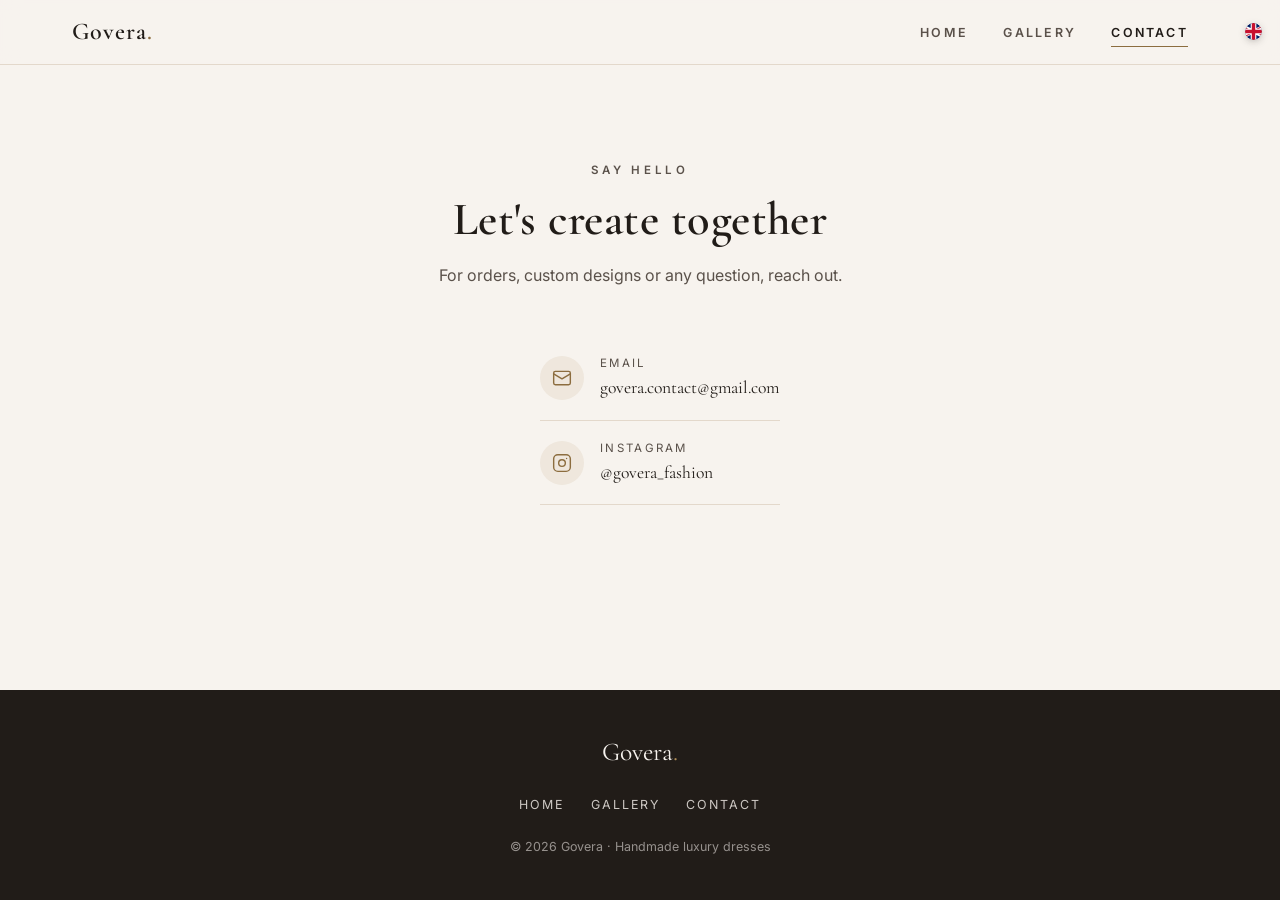
<file: contact.html>
<!DOCTYPE html>
<html lang="en">
<head>
  <meta charset="UTF-8">
  <meta name="viewport" content="width=device-width, initial-scale=1">
  <title>Contact — Govera Handmade Luxury Dresses</title>
  <meta name="description" content="Get in touch to order a handmade dress or request a custom design. Email and Instagram.">
  <link rel="preconnect" href="https://fonts.googleapis.com">
  <link rel="preconnect" href="https://fonts.gstatic.com" crossorigin>
  <link href="https://fonts.googleapis.com/css2?family=Cormorant+Garamond:ital,wght@0,500;0,600;1,500&family=Inter:wght@400;500;600&display=swap" rel="stylesheet">
  <link rel="stylesheet" href="assets/css/styles.css">
</head>
<body class="sticky-footer" data-i18n-title="title_contact">

  <header class="nav">
    <div class="container nav__inner">
      <a class="nav__brand" href="index.html">Govera<span>.</span></a>
      <div class="nav__right">
        <nav>
          <ul class="nav__links" id="primary-nav">
            <li><a href="index.html" data-i18n="nav_home">Home</a></li>
            <li><a href="gallery.html" data-i18n="nav_gallery">Gallery</a></li>
            <li><a href="contact.html" aria-current="page" data-i18n="nav_contact">Contact</a></li>
          </ul>
        </nav>
        <button class="lang-toggle" data-lang-toggle aria-label="Change language"></button>
        <button class="nav__toggle" data-i18n-aria-label="menu" aria-label="Menu" aria-expanded="false" aria-controls="primary-nav">
          <span></span><span></span><span></span>
        </button>
      </div>
    </div>
  </header>

  <section class="section">
    <div class="container">
      <div class="section__head reveal">
        <p class="eyebrow" data-i18n="contact_eyebrow">Say Hello</p>
        <h2 data-i18n="contact_title">Let's create together</h2>
        <p data-i18n="contact_desc">For orders, custom designs or any question, reach out.</p>
      </div>

      <div class="contact reveal">
        <!-- Contact information -->
        <div>
          <ul class="contact__list">
            <li>
              <span class="contact__icon" aria-hidden="true">
                <svg width="20" height="20" viewBox="0 0 24 24" fill="none" stroke="currentColor" stroke-width="1.7" stroke-linecap="round" stroke-linejoin="round"><rect x="2" y="4" width="20" height="16" rx="2"/><path d="m22 7-10 6L2 7"/></svg>
              </span>
              <div>
                <div class="contact__label" data-i18n="contact_email">Email</div>
                <a class="contact__value" href="mailto:govera.contact@gmail.com">govera.contact@gmail.com</a>
              </div>
            </li>
            <li>
              <span class="contact__icon" aria-hidden="true">
                <svg width="20" height="20" viewBox="0 0 24 24" fill="none" stroke="currentColor" stroke-width="1.7" stroke-linecap="round" stroke-linejoin="round"><rect x="2" y="2" width="20" height="20" rx="5"/><circle cx="12" cy="12" r="4"/><line x1="17.5" y1="6.5" x2="17.51" y2="6.5"/></svg>
              </span>
              <div>
                <div class="contact__label" data-i18n="contact_ig">Instagram</div>
                <a class="contact__value" href="https://instagram.com/govera_fashion" target="_blank" rel="noopener noreferrer">@govera_fashion</a>
              </div>
            </li>
          </ul>
        </div>
      </div>
    </div>
  </section>

  <footer class="footer">
    <div class="container">
      <div class="footer__brand">Govera<span>.</span></div>
      <ul class="footer__links">
        <li><a href="index.html" data-i18n="footer_home">Home</a></li>
        <li><a href="gallery.html" data-i18n="nav_gallery">Gallery</a></li>
        <li><a href="contact.html" data-i18n="nav_contact">Contact</a></li>
      </ul>
      <small>&copy; <span id="year">2026</span> Govera · <span data-i18n="footer_tagline">Handmade luxury dresses</span></small>
    </div>
  </footer>

  <script src="assets/js/i18n.js"></script>
  <script src="assets/js/products.js"></script>
  <script src="assets/js/main.js"></script>
</body>
</html>
</file>
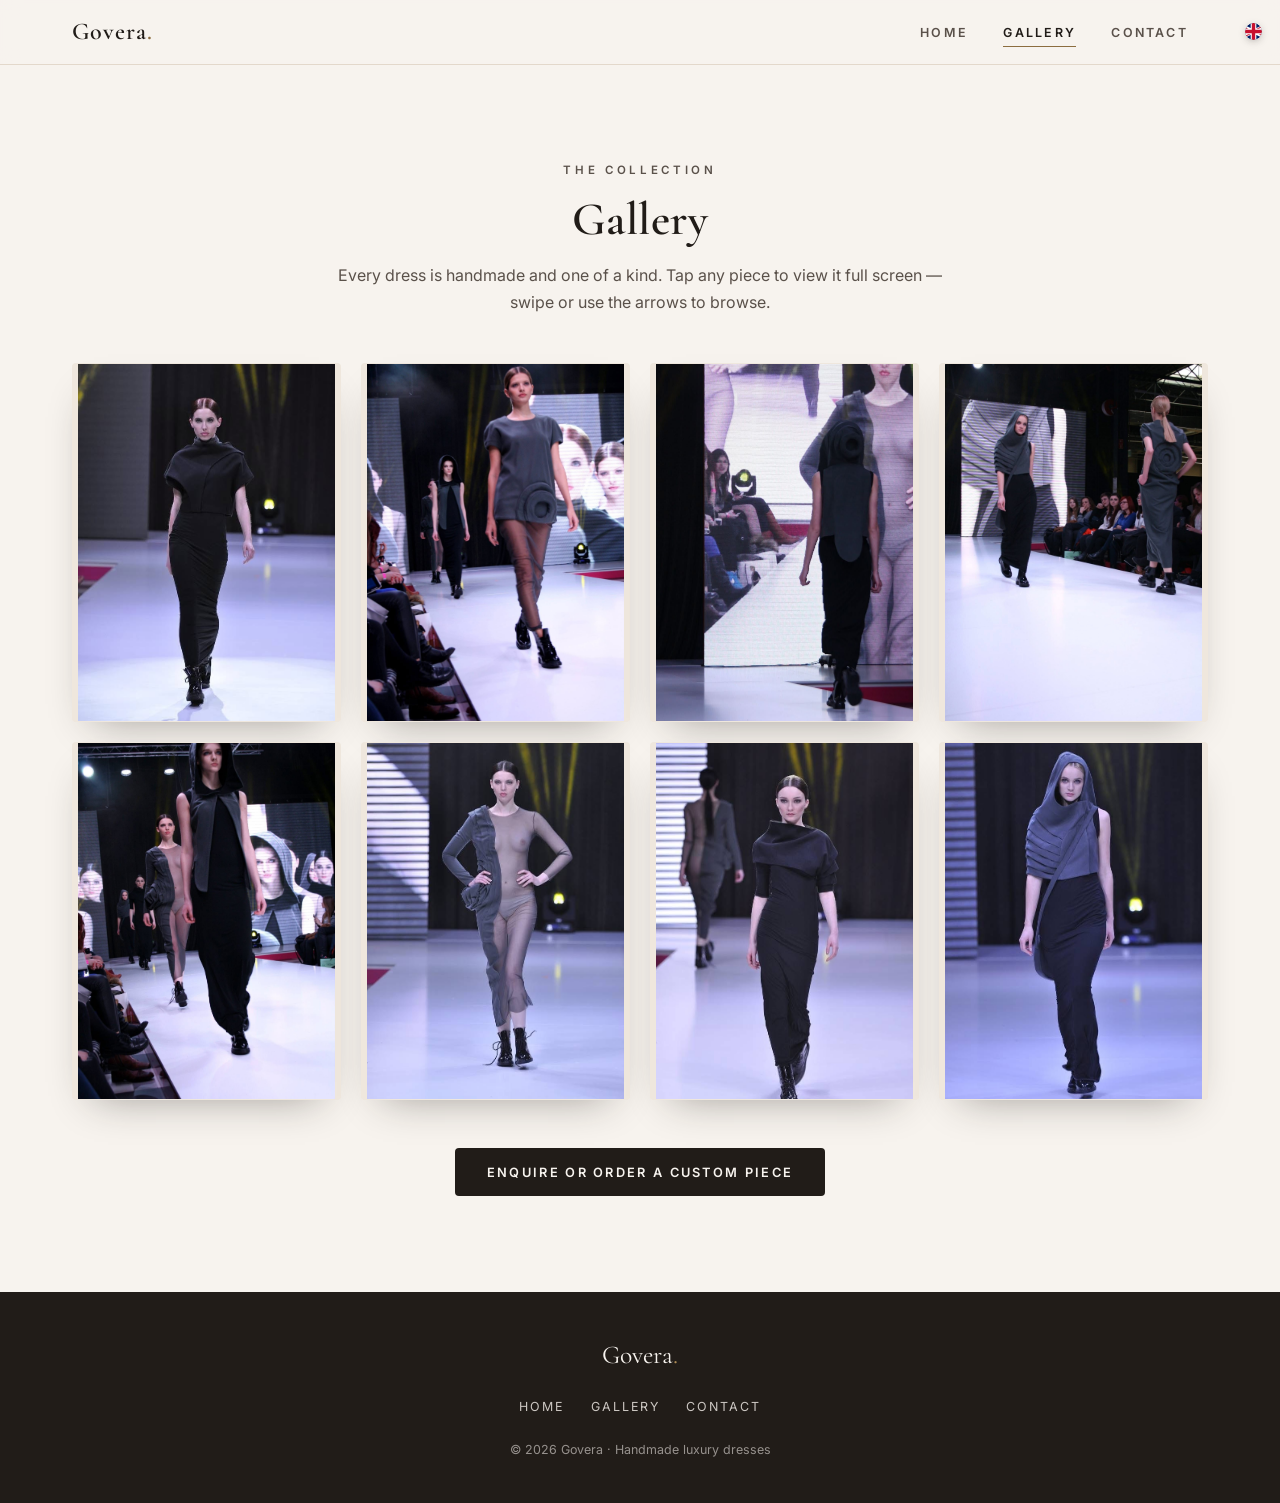
<file: gallery.html>
<!DOCTYPE html>
<html lang="en">
<head>
  <meta charset="UTF-8">
  <meta name="viewport" content="width=device-width, initial-scale=1">
  <title>Gallery — Govera Handmade Luxury Dresses</title>
  <meta name="description" content="Browse the full collection of handmade luxury dresses. Tap any piece to view it in detail.">
  <link rel="preconnect" href="https://fonts.googleapis.com">
  <link rel="preconnect" href="https://fonts.gstatic.com" crossorigin>
  <link href="https://fonts.googleapis.com/css2?family=Cormorant+Garamond:ital,wght@0,500;0,600;1,500&family=Inter:wght@400;500;600&display=swap" rel="stylesheet">
  <link rel="stylesheet" href="assets/css/styles.css">
</head>
<body data-i18n-title="title_gallery">

  <header class="nav">
    <div class="container nav__inner">
      <a class="nav__brand" href="index.html">Govera<span>.</span></a>
      <div class="nav__right">
        <nav>
          <ul class="nav__links" id="primary-nav">
            <li><a href="index.html" data-i18n="nav_home">Home</a></li>
            <li><a href="gallery.html" aria-current="page" data-i18n="nav_gallery">Gallery</a></li>
            <li><a href="contact.html" data-i18n="nav_contact">Contact</a></li>
          </ul>
        </nav>
        <button class="lang-toggle" data-lang-toggle aria-label="Change language"></button>
        <button class="nav__toggle" data-i18n-aria-label="menu" aria-label="Menu" aria-expanded="false" aria-controls="primary-nav">
          <span></span><span></span><span></span>
        </button>
      </div>
    </div>
  </header>

  <section class="section">
    <div class="container">
      <div class="section__head reveal">
        <p class="eyebrow" data-i18n="gallery_eyebrow">The Collection</p>
        <h2 data-i18n="gallery_title">Gallery</h2>
        <p data-i18n="gallery_desc">Every dress is handmade and one of a kind. Tap any piece to view it full screen — swipe or use the arrows to browse.</p>
      </div>
      <div class="grid reveal" data-gallery></div>
      <div style="text-align:center;margin-top:3rem">
        <a class="btn btn-primary" href="contact.html" data-i18n="gallery_cta">Enquire or order a custom piece</a>
      </div>
    </div>
  </section>

  <footer class="footer">
    <div class="container">
      <div class="footer__brand">Govera<span>.</span></div>
      <ul class="footer__links">
        <li><a href="index.html" data-i18n="footer_home">Home</a></li>
        <li><a href="gallery.html" data-i18n="nav_gallery">Gallery</a></li>
        <li><a href="contact.html" data-i18n="nav_contact">Contact</a></li>
      </ul>
      <small>&copy; <span id="year">2026</span> Govera · <span data-i18n="footer_tagline">Handmade luxury dresses</span></small>
    </div>
  </footer>

  <script src="assets/js/i18n.js"></script>
  <script src="assets/js/products.js"></script>
  <script src="assets/js/main.js"></script>
</body>
</html>
</file>
<file: assets/css/styles.css>
/* =========================================================
   Handmade Luxury Dresses — design system
   Vanilla CSS, mobile-first, no build step.
   ========================================================= */

:root {
  /* Palette — soft, feminine, premium */
  --cream:        #f7f3ee;
  --cream-deep:   #efe7dd;
  --ink:          #211c18;
  --ink-soft:     #5a514a;
  --gold:         #b08d57;
  --gold-deep:    #8c6d3f;
  --white:        #ffffff;
  --line:         #e3d8cb;
  --shadow:       0 18px 40px -22px rgba(33, 28, 24, 0.45);

  /* Type */
  --serif: "Cormorant Garamond", "Playfair Display", Georgia, serif;
  --sans:  "Inter", "Montserrat", system-ui, -apple-system, sans-serif;

  /* Layout */
  --maxw: 1180px;
  --nav-h: 64px;
  --radius: 4px;
}

/* ---------- Reset ---------- */
*, *::before, *::after { box-sizing: border-box; }
* { margin: 0; }
html { scroll-behavior: smooth; -webkit-text-size-adjust: 100%; }
body {
  font-family: var(--sans);
  color: var(--ink);
  background: var(--cream);
  line-height: 1.65;
  font-size: 16px;
  overflow-x: hidden; /* no horizontal scroll */
}
/* Short pages: keep the footer pinned to the bottom of the viewport */
body.sticky-footer { min-height: 100vh; min-height: 100dvh; display: flex; flex-direction: column; }
body.sticky-footer > .footer { margin-top: auto; }
img { max-width: 100%; display: block; }
a { color: inherit; text-decoration: none; }
button { font-family: inherit; cursor: pointer; border: none; background: none; }

h1, h2, h3 {
  font-family: var(--serif);
  font-weight: 600;
  line-height: 1.12;
  letter-spacing: 0.01em;
}

.nowrap { white-space: nowrap; }

.container {
  width: 100%;
  max-width: var(--maxw);
  margin-inline: auto;
  padding-inline: 22px;
}

.eyebrow {
  font-family: var(--sans);
  text-transform: uppercase;
  letter-spacing: 0.32em;
  font-size: 0.72rem;
  color: var(--gold-deep);
  font-weight: 600;
  margin-bottom: 0.9rem;
}

/* ---------- Buttons ---------- */
.btn {
  display: inline-flex;
  align-items: center;
  justify-content: center;
  gap: 0.5rem;
  min-height: 48px;            /* touch-friendly */
  padding: 0 2rem;
  font-size: 0.8rem;
  letter-spacing: 0.18em;
  text-transform: uppercase;
  font-weight: 600;
  border-radius: var(--radius);
  transition: transform .25s ease, background .25s ease, color .25s ease, border-color .25s ease;
}
.btn-primary { background: var(--ink); color: var(--cream); }
.btn-primary:hover { background: var(--gold-deep); transform: translateY(-2px); }
.btn-outline {
  background: transparent;
  color: var(--ink);
  border: 1px solid var(--ink);
}
.btn-outline:hover { background: var(--ink); color: var(--cream); }
.btn-light { background: var(--cream); color: var(--ink); }
.btn-light:hover { background: var(--gold); color: var(--white); transform: translateY(-2px); }

/* =========================================================
   Navigation
   ========================================================= */
.nav {
  position: sticky;
  top: 0;
  z-index: 100;
  background: rgba(247, 243, 238, 0.86);
  backdrop-filter: blur(10px);
  -webkit-backdrop-filter: blur(10px);
  border-bottom: 1px solid var(--line);
}
.nav__inner {
  height: var(--nav-h);
  display: flex;
  align-items: center;
  justify-content: space-between;
}
.nav__brand {
  font-family: var(--serif);
  font-size: 1.5rem;
  font-weight: 600;
  letter-spacing: 0.04em;
}
.nav__brand span { color: var(--gold-deep); }

.nav__links {
  display: flex;
  align-items: center;
  gap: 2.2rem;
  list-style: none;
  padding: 0;
}
.nav__links a {
  font-size: 0.78rem;
  text-transform: uppercase;
  letter-spacing: 0.18em;
  font-weight: 600;
  color: var(--ink-soft);
  position: relative;
  padding: 0.4rem 0;
  transition: color .2s ease;
}
.nav__links a::after {
  content: "";
  position: absolute;
  left: 0; bottom: 0;
  width: 0; height: 1px;
  background: var(--gold-deep);
  transition: width .25s ease;
}
.nav__links a:hover,
.nav__links a[aria-current="page"] { color: var(--ink); }
.nav__links a:hover::after,
.nav__links a[aria-current="page"]::after { width: 100%; }

/* right-side controls (hamburger). The language flag is fixed to the
   page corner, so reserve a little room here to avoid overlap. */
.nav__right { display: flex; align-items: center; gap: 0.6rem; padding-right: 20px; }

.lang-toggle {
  position: fixed;
  top: 23px;               /* vertically centered within the 64px navbar */
  right: 18px;
  z-index: 150;            /* above sticky nav, below lightbox */
  width: 17px; height: 17px;
  flex: 0 0 17px;
  border-radius: 50%;
  overflow: hidden;
  padding: 0;
  display: grid;
  place-items: center;
  box-shadow: 0 2px 8px -2px rgba(33,28,24,.4);
  transition: transform .2s ease, box-shadow .2s ease;
}
.lang-toggle:hover { transform: translateY(-1px) scale(1.06); box-shadow: 0 5px 12px -3px rgba(33,28,24,.5); }
.lang-toggle svg { width: 100%; height: 100%; display: block; }

.nav__toggle {
  display: none;
  width: 44px; height: 44px;
  flex-direction: column;
  justify-content: center;
  gap: 5px;
  padding: 0 10px;
}
.nav__toggle span {
  height: 2px;
  background: var(--ink);
  border-radius: 2px;
  transition: transform .3s ease, opacity .3s ease;
}
.nav.open .nav__toggle span:nth-child(1) { transform: translateY(7px) rotate(45deg); }
.nav.open .nav__toggle span:nth-child(2) { opacity: 0; }
.nav.open .nav__toggle span:nth-child(3) { transform: translateY(-7px) rotate(-45deg); }

@media (max-width: 760px) {
  .nav__toggle { display: flex; }
  .nav__links {
    position: absolute;
    top: var(--nav-h);
    left: 0; right: 0;
    flex-direction: column;
    gap: 0;
    background: var(--cream);
    border-bottom: 2px solid var(--gold);
    max-height: 0;
    overflow: hidden;
    transition: max-height .35s ease;
  }
  .nav.open .nav__links { max-height: 320px; }
  .nav__links li { width: 100%; text-align: center; }
  .nav__links a {
    display: block;
    padding: 1.05rem 0;
    border-top: 1px solid var(--line);
  }
}

/* =========================================================
   Hero
   ========================================================= */
.hero {
  position: relative;
  min-height: calc(100svh - var(--nav-h));
  display: flex;
  align-items: center;
  color: var(--cream);
  background:
    linear-gradient(180deg, rgba(20,16,13,.42), rgba(20,16,13,.62)),
    url("../images/hero.jpg") center/cover no-repeat,
    linear-gradient(135deg, #3a2f27, #5a4636); /* fallback gradient */
  text-align: center;
}
.hero__inner { max-width: 720px; margin-inline: auto; padding-block: 4rem; }
.hero h1 {
  font-size: clamp(2.6rem, 8vw, 4.6rem);
  font-weight: 500;
  margin-bottom: 1.2rem;
}
.hero p {
  font-size: clamp(1rem, 2.4vw, 1.18rem);
  color: rgba(247, 243, 238, 0.92);
  max-width: 540px;
  margin: 0 auto 2.2rem;
}

/* =========================================================
   Sections
   ========================================================= */
.section { padding-block: clamp(3.5rem, 8vw, 6rem); }
.section--alt { background: var(--cream-deep); }
.section__head { text-align: center; max-width: 620px; margin: 0 auto 3rem; }
.section__head h2 { font-size: clamp(2rem, 5vw, 2.9rem); margin-bottom: 1rem; }
.section__head p { color: var(--ink-soft); }

/* About */
.about {
  display: grid;
  grid-template-columns: 1fr;
  gap: 2.5rem;
  align-items: center;
}
.about__media {
  aspect-ratio: 4 / 5;
  border-radius: var(--radius);
  overflow: hidden;
  box-shadow: var(--shadow);
}
.about__media img { width: 100%; height: 100%; object-fit: cover; }
.about h2 { font-size: clamp(2rem, 5vw, 2.8rem); margin-bottom: 1.2rem; }
.about p { color: var(--ink-soft); margin-bottom: 1rem; }
.about__sign {
  font-family: var(--serif);
  font-style: italic;
  font-size: 1.5rem;
  color: var(--gold-deep);
  margin-top: 0.5rem;
}
@media (min-width: 860px) {
  .about { grid-template-columns: 0.85fr 1fr; gap: 4rem; }
}

/* =========================================================
   Carousel (featured)
   ========================================================= */
.carousel { position: relative; }
.carousel__viewport { overflow: hidden; }
.carousel__track {
  display: flex;
  transition: transform .7s cubic-bezier(.45,.05,.2,1);
  will-change: transform;
}
.carousel__slide {
  flex: 0 0 100%;            /* 1 on mobile */
  padding-inline: 8px;
}
@media (min-width: 640px) { .carousel__slide { flex-basis: 50%; } }   /* 2 */
@media (min-width: 980px) { .carousel__slide { flex-basis: 33.3333%; } } /* 3 */

.card {
  background: var(--white);
  border-radius: var(--radius);
  overflow: hidden;
  box-shadow: var(--shadow);
  cursor: pointer;
  transition: transform .3s ease;
}
.card:hover { transform: translateY(-6px); }
.card__media { aspect-ratio: 3 / 4; overflow: hidden; }
.card__media img {
  width: 100%; height: 100%;
  object-fit: cover;
  transition: transform .6s ease;
}
.card:hover .card__media img { transform: scale(1.05); }
.card__body { padding: 1.1rem 1.2rem 1.3rem; text-align: center; }
.card__name { font-family: var(--serif); font-size: 1.35rem; }
.card__tag {
  font-size: 0.7rem; letter-spacing: 0.22em; text-transform: uppercase;
  color: var(--gold-deep); margin-top: 0.3rem;
}

.carousel__btn {
  position: absolute;
  top: 50%;
  transform: translateY(-50%);
  width: 46px; height: 46px;
  display: grid; place-items: center;
  background: var(--white);
  border-radius: 50%;
  box-shadow: var(--shadow);
  color: var(--ink);
  font-size: 1.2rem;
  z-index: 5;
  transition: background .2s ease, color .2s ease;
}
.carousel__btn:hover { background: var(--ink); color: var(--cream); }
.carousel__btn--prev { left: -6px; }
.carousel__btn--next { right: -6px; }
@media (min-width: 980px) {
  .carousel__btn--prev { left: -22px; }
  .carousel__btn--next { right: -22px; }
}

.carousel__dots {
  display: flex; justify-content: center; gap: 0.5rem;
  margin-top: 1.8rem;
}
.carousel__dots button {
  width: 9px; height: 9px; border-radius: 50%;
  background: var(--line);
  transition: background .2s ease, transform .2s ease;
}
.carousel__dots button.active { background: var(--gold-deep); transform: scale(1.25); }

/* =========================================================
   Gallery grid
   ========================================================= */
.grid {
  display: grid;
  grid-template-columns: repeat(2, 1fr);
  gap: 14px;
}
@media (min-width: 720px) { .grid { grid-template-columns: repeat(3, 1fr); gap: 20px; } }
@media (min-width: 1040px){ .grid { grid-template-columns: repeat(4, 1fr); } }

.grid__item {
  position: relative;
  aspect-ratio: 3 / 4;
  border-radius: var(--radius);
  overflow: hidden;
  cursor: pointer;
  background: var(--cream-deep);
  box-shadow: var(--shadow);
}
.grid__item img {
  width: 100%; height: 100%;
  object-fit: cover;
  transition: transform .6s ease;
}
.grid__item:hover img { transform: scale(1.06); }
.grid__overlay {
  position: absolute; inset: 0;
  display: flex; align-items: flex-end;
  padding: 1rem;
  background: linear-gradient(180deg, transparent 45%, rgba(20,16,13,.66));
  color: var(--cream);
  opacity: 0;
  transition: opacity .3s ease;
}
.grid__item:hover .grid__overlay,
.grid__item:focus-visible .grid__overlay { opacity: 1; }
.grid__overlay span { font-family: var(--serif); font-size: 1.2rem; }

/* =========================================================
   Lightbox
   ========================================================= */
.lightbox {
  position: fixed; inset: 0;
  z-index: 200;
  display: none;
  align-items: center;
  justify-content: center;
  background: rgba(15, 12, 10, 0.92);
  padding: env(safe-area-inset-top) 16px;
  opacity: 0;
  transition: opacity .3s ease;
}
.lightbox.open { display: flex; }
.lightbox.visible { opacity: 1; }
.lightbox__stage {
  max-width: min(92vw, 760px);
  max-height: 88vh;
  display: flex;
  flex-direction: column;
  align-items: center;
}
.lightbox__img {
  max-width: 100%;
  max-height: 78vh;
  object-fit: contain;
  border-radius: var(--radius);
  box-shadow: 0 30px 60px -20px rgba(0,0,0,.7);
  animation: fadeIn .4s ease;
}
@keyframes fadeIn { from { opacity: 0; transform: scale(.98); } to { opacity: 1; transform: scale(1); } }
.lightbox__caption {
  color: var(--cream);
  font-family: var(--serif);
  font-size: 1.4rem;
  margin-top: 1rem;
  text-align: center;
}
.lightbox__close,
.lightbox__nav {
  position: absolute;
  color: var(--cream);
  width: 52px; height: 52px;
  display: grid; place-items: center;
  font-size: 1.6rem;
  border-radius: 50%;
  background: rgba(255,255,255,.08);
  transition: background .2s ease;
}
.lightbox__close:hover,
.lightbox__nav:hover { background: rgba(255,255,255,.2); }
.lightbox__close { top: 18px; right: 18px; font-size: 1.4rem; }
.lightbox__nav--prev { left: 14px; top: 50%; transform: translateY(-50%); }
.lightbox__nav--next { right: 14px; top: 50%; transform: translateY(-50%); }
@media (max-width: 560px) {
  .lightbox__nav--prev { left: 8px; }
  .lightbox__nav--next { right: 8px; }
}

/* =========================================================
   Contact
   ========================================================= */
.contact {
  max-width: 560px;
  margin-inline: auto;
}

.contact__list { list-style: none; width: fit-content; min-width: 280px; margin-inline: auto; }
.contact__list li {
  display: flex; align-items: center; gap: 1rem;
  padding: 1.1rem 0;
  border-bottom: 1px solid var(--line);
}
.contact__icon {
  width: 44px; height: 44px;
  flex: 0 0 44px;
  display: grid; place-items: center;
  border-radius: 50%;
  background: var(--cream-deep);
  color: var(--gold-deep);
}
.contact__label { font-size: 0.72rem; letter-spacing: 0.2em; text-transform: uppercase; color: var(--ink-soft); }
.contact__value { font-size: 1.1rem; font-family: var(--serif); }

.form { display: flex; flex-direction: column; gap: 1.1rem; }
.form label { font-size: 0.72rem; letter-spacing: 0.18em; text-transform: uppercase; color: var(--ink-soft); margin-bottom: 0.35rem; display: block; }
.form input, .form textarea {
  width: 100%;
  padding: 0.85rem 1rem;
  border: 1px solid var(--line);
  border-radius: var(--radius);
  background: var(--white);
  font-family: var(--sans);
  font-size: 1rem;
  color: var(--ink);
  transition: border-color .2s ease;
}
.form input:focus, .form textarea:focus { outline: none; border-color: var(--gold-deep); }
.form textarea { min-height: 140px; resize: vertical; }

/* =========================================================
   Footer
   ========================================================= */
.footer {
  background: var(--ink);
  color: var(--cream);
  padding-block: 2.6rem;
  text-align: center;
}
.footer__brand { font-family: var(--serif); font-size: 1.6rem; margin-bottom: 0.6rem; }
.footer__brand span { color: var(--gold); }
.footer__links { display: flex; justify-content: center; gap: 1.6rem; margin: 1rem 0; padding: 0; list-style: none; }
.footer__links a { font-size: 0.78rem; letter-spacing: 0.16em; text-transform: uppercase; color: rgba(247,243,238,.8); }
.footer__links a:hover { color: var(--gold); }
.footer small { color: rgba(247,243,238,.55); font-size: 0.78rem; }

/* =========================================================
   Reveal on scroll
   ========================================================= */
.reveal { opacity: 0; transform: translateY(24px); transition: opacity .7s ease, transform .7s ease; }
.reveal.in { opacity: 1; transform: none; }

@media (prefers-reduced-motion: reduce) {
  * { animation: none !important; transition: none !important; scroll-behavior: auto !important; }
  .reveal { opacity: 1; transform: none; }
}
</file>
